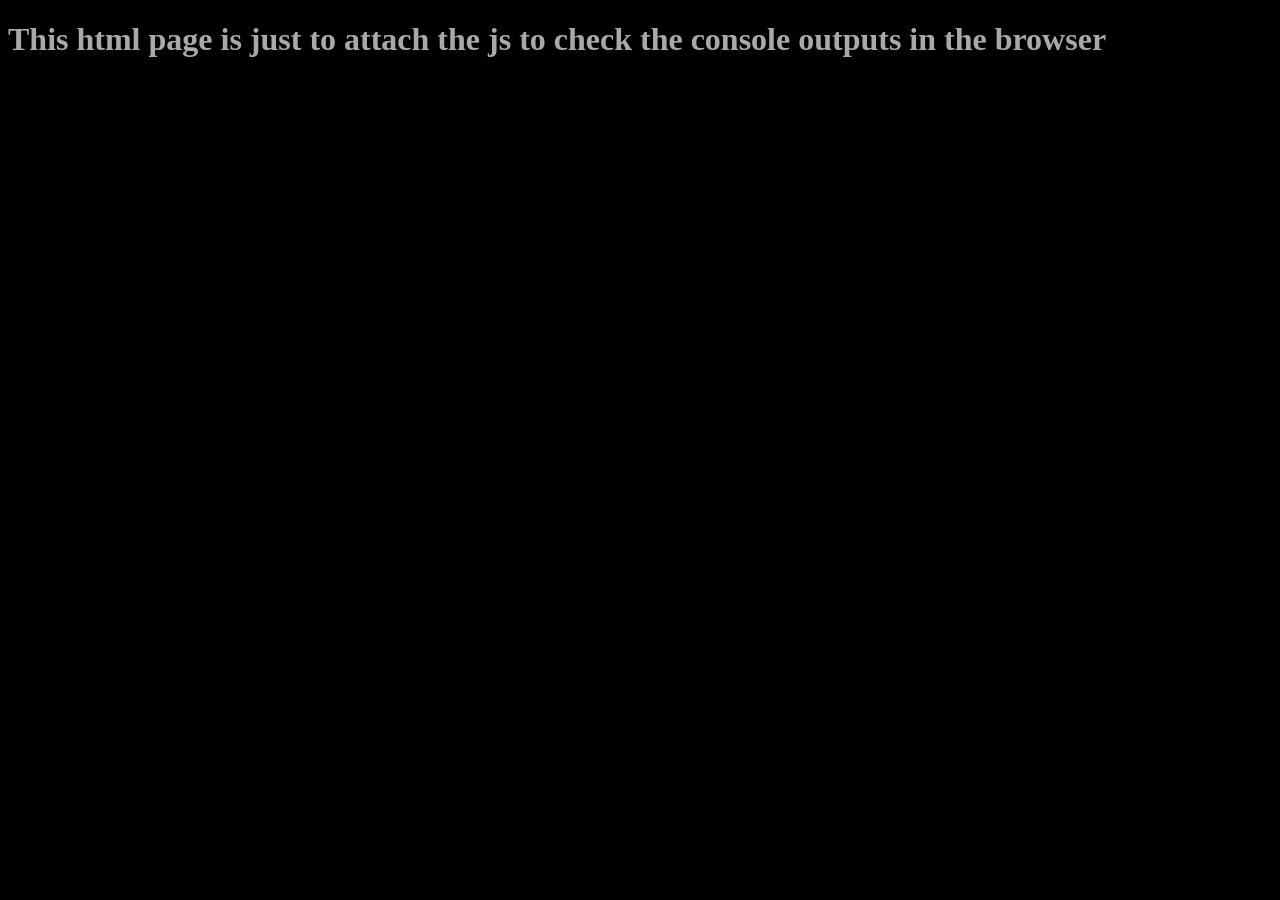
<file: Javascript/DailyPractice/Check/index.html>
<!DOCTYPE html>
<html lang="en" style="background-color: black; color: darkgray;">
<head>
    <meta charset="UTF-8">
    <meta name="viewport" content="width=device-width, initial-scale=1.0">
    <title>JS Console</title>
</head>
<body>
    <h1>This html page is just to attach the js to check the console outputs in the browser</h1>
    <script src="Day5.js"></script>
</body>
</html>
</file>
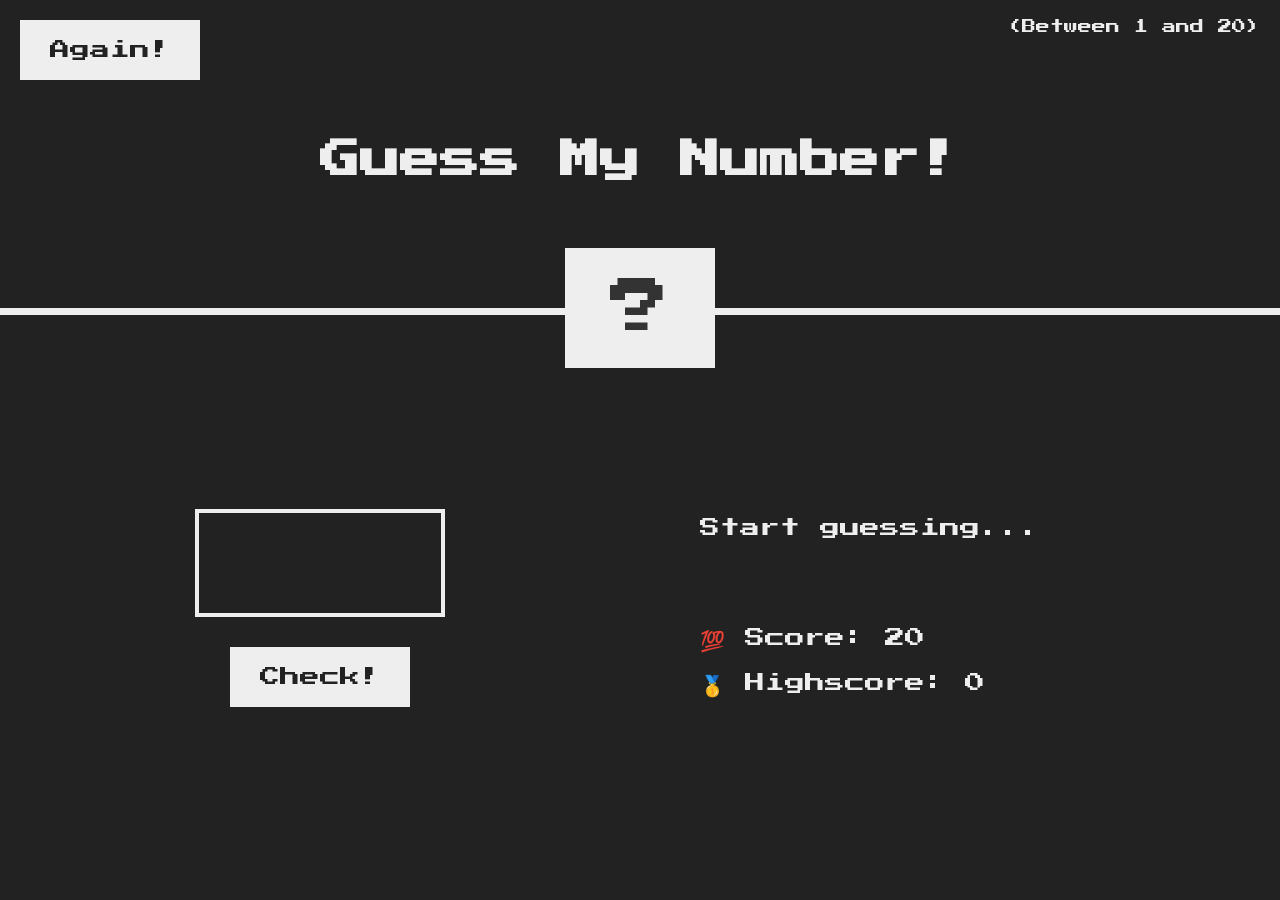
<file: Javascript/DailyPractice/day-6-GuessTheNumber/index.html>
<!DOCTYPE html>
<html lang="en">
  <head>
    <meta charset="UTF-8" />
    <meta name="viewport" content="width=device-width, initial-scale=1.0" />
    <meta http-equiv="X-UA-Compatible" content="ie=edge" />
    <link rel="stylesheet" href="style.css" />
    <title>Guess My Number!</title>
  </head>
  <body>
    <header>
      <h1>Guess My Number!</h1>
      <p class="between">(Between 1 and 20)</p>
      <button class="btn again">Again!</button>
      <div class="number">?</div>
    </header>
    <main>
      <section class="left">
        <input type="number" class="guess" />
        <button class="btn check">Check!</button>
      </section>
      <section class="right">
        <p class="message">Start guessing...</p>
        <p class="label-score">💯 Score: <span class="score">20</span></p>
        <p class="label-highscore">
          🥇 Highscore: <span class="highscore">0</span>
        </p>
      </section>
    </main>
    <script src="./script.js"></script>
  </body>
</html>
</file>
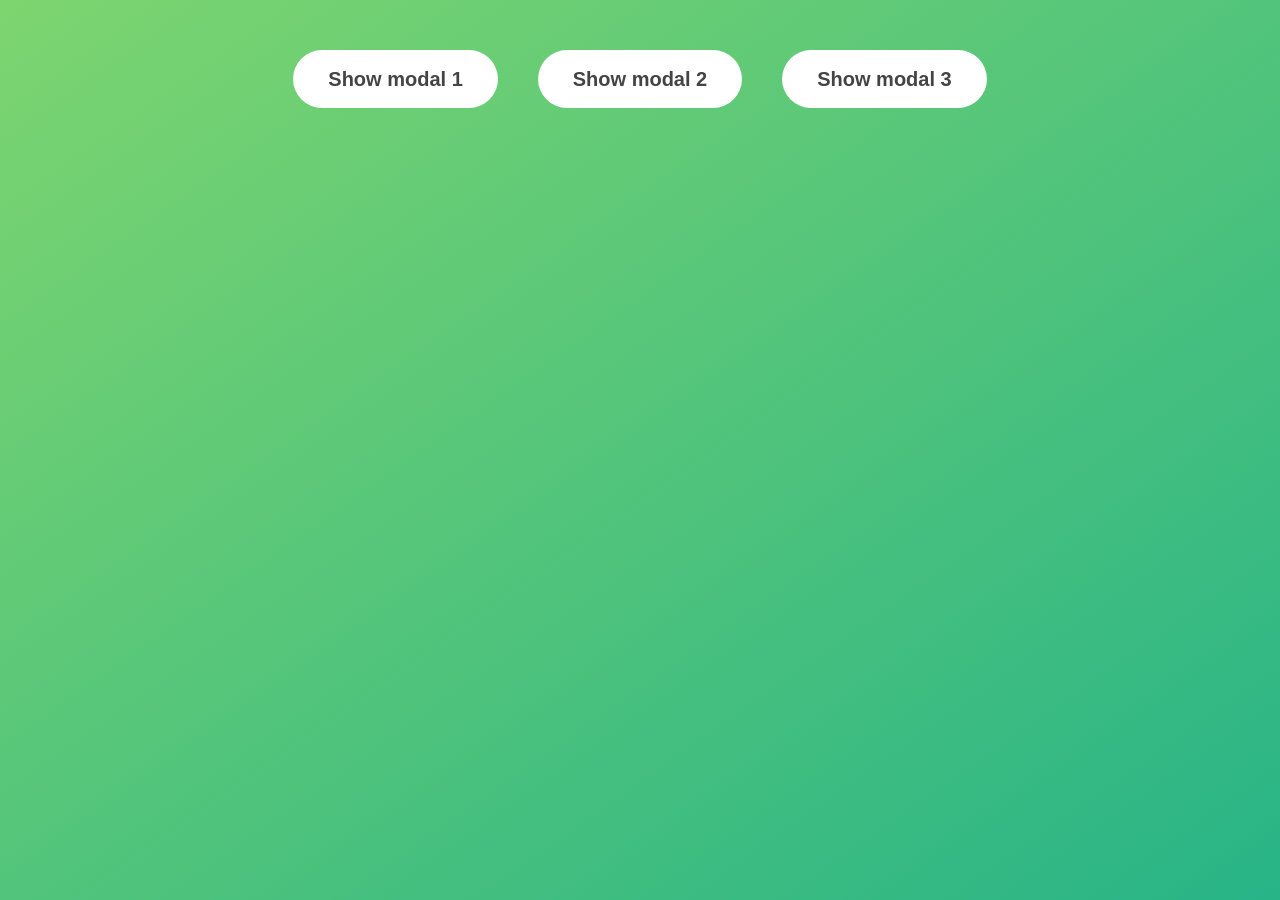
<file: Javascript/DailyPractice/day-7-modelCards/index.html>
<!doctype html>
<html lang="en">
  <head>
    <meta charset="UTF-8" />
    <meta name="viewport" content="width=device-width, initial-scale=1.0" />
    <meta http-equiv="X-UA-Compatible" content="ie=edge" />
    <link rel="stylesheet" href="style.css" />
    <title>Modal window</title>
  </head>
  <body>
    <button class="show-modal">Show modal 1</button>
    <button class="show-modal">Show modal 2</button>
    <button class="show-modal">Show modal 3</button>

    <div class="modal hidden">
      <button class="close-modal">&times;</button>
      <!-- <button class="close-modal">x</button> -->
      <h1>I'm a modal window!</h1>
      <p>
        Lorem ipsum dolor sit amet, consectetur adipisicing elit, sed do eiusmod
        tempor incididunt ut labore et dolore magna aliqua. Ut enim ad minim
        veniam, quis nostrud exercitation ullamco laboris nisi ut aliquip ex ea
        commodo consequat. Duis aute irure dolor in reprehenderit in voluptate
        velit esse cillum dolore eu fugiat nulla pariatur. Excepteur sint
        occaecat cupidatat non proident, sunt in culpa qui officia deserunt
        mollit anim id est laborum.
      </p>
    </div>
    <div class="overlay hidden"></div>

    <script src="script.js"></script>
  </body>
</html>
</file>
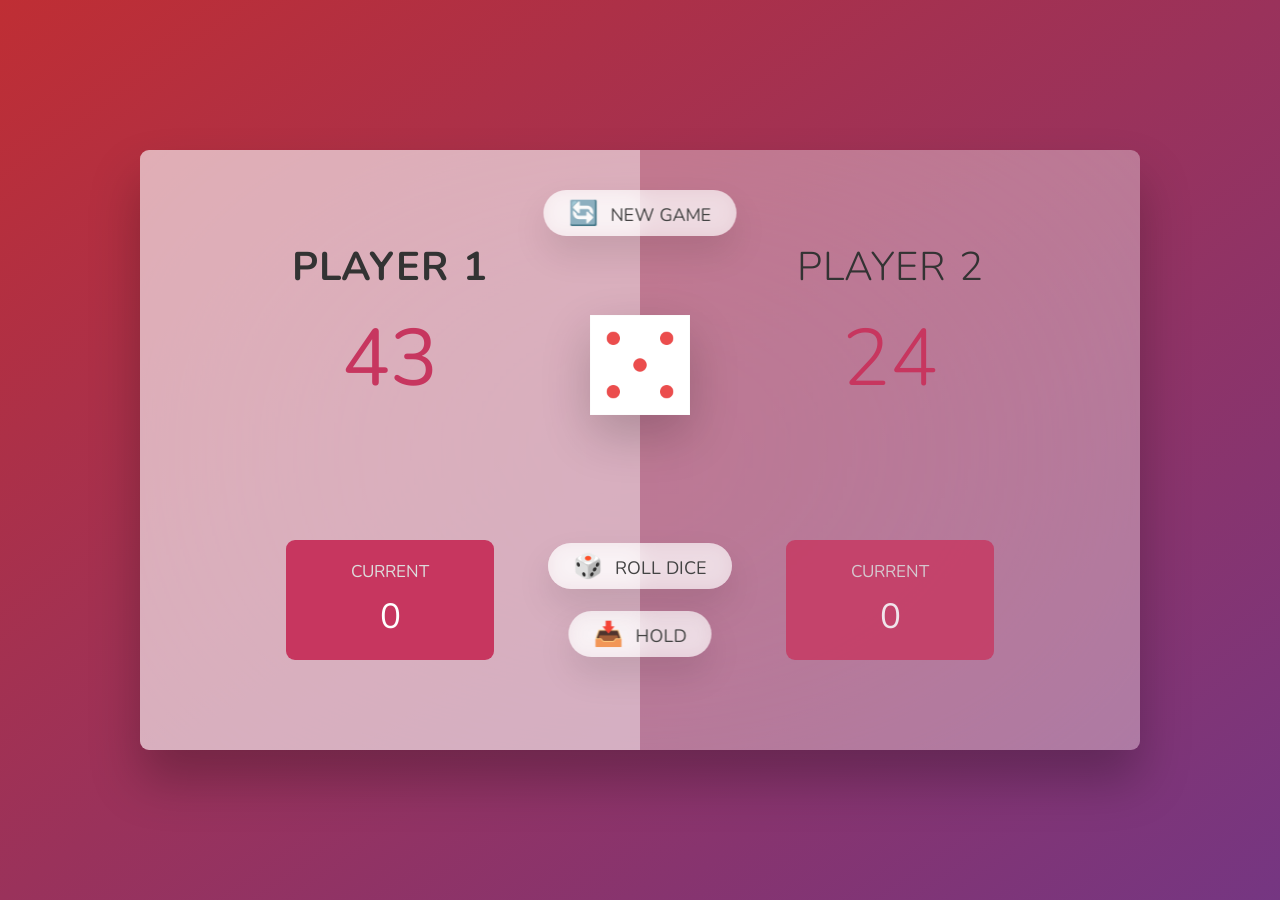
<file: Javascript/DailyPractice/day-8-PigGame-Dice/index.html>
<!doctype html>
<html lang="en">
  <head>
    <meta charset="UTF-8" />
    <meta name="viewport" content="width=device-width, initial-scale=1.0" />
    <meta http-equiv="X-UA-Compatible" content="ie=edge" />
    <link rel="stylesheet" href="style.css" />
    <title>Pig Game</title>
  </head>
  <body>
    <main>
      <section class="player player--0 player--active">
        <h2 class="name" id="name--0">Player 1</h2>
        <p class="score" id="score--0">43</p>
        <div class="current">
          <p class="current-label">Current</p>
          <p class="current-score" id="current--0">0</p>
        </div>
      </section>
      <section class="player player--1">
        <h2 class="name" id="name--1">Player 2</h2>
        <p class="score" id="score--1">24</p>
        <div class="current">
          <p class="current-label">Current</p>
          <p class="current-score" id="current--1">0</p>
        </div>
      </section>

      <img src="dice-5.png" alt="Playing dice" class="dice" />
      <button class="btn btn--new">🔄 New game</button>
      <button class="btn btn--roll">🎲 Roll dice</button>
      <button class="btn btn--hold">📥 Hold</button>
    </main>
    <script src="script.js"></script>
  </body>
</html>
</file>
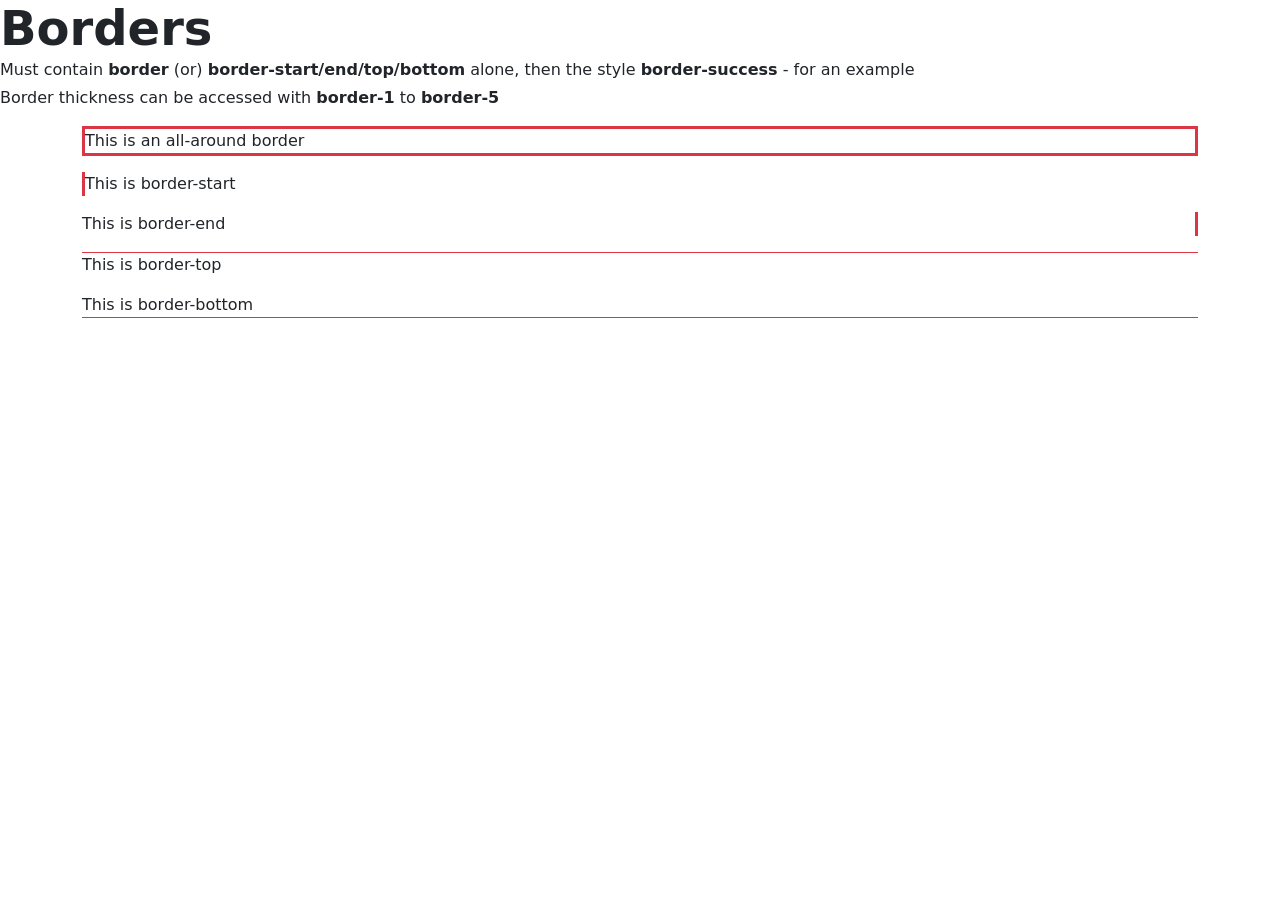
<file: Bootstrap/Borders.html>
<!DOCTYPE html>
<html lang="en">
<head>
    <meta charset="UTF-8">
    <meta name="viewport" content="width=device-width, initial-scale=1.0">
    <title>Borders</title>
    <link href="https://cdn.jsdelivr.net/npm/bootstrap@5.3.8/dist/css/bootstrap.min.css" rel="stylesheet" integrity="sha384-sRIl4kxILFvY47J16cr9ZwB07vP4J8+LH7qKQnuqkuIAvNWLzeN8tE5YBujZqJLB" crossorigin="anonymous">
</head>
<body>
    <span class="display-5 fw-bold">Borders</span>
    <p class="mb-1">Must contain <b>border</b> (or) <b>border-start/end/top/bottom</b> alone, then the style <b>border-success</b> - for an example</p>
    <p>Border thickness can be accessed with <b>border-1</b> to <b>border-5</b></p>
    <div class="container mt-2">
        <p class="border border-3 border-danger">This is an all-around border</p>
        <p class="border-start border-3 border-danger">This is border-start</p>
        <p class="border-end border-3 border-danger">This is border-end</p>
        <p class="border-top border-danger">This is border-top</p>
        <p class="border-bottom border-danger">This is border-bottom</p>
    </div>

<script src="https://cdn.jsdelivr.net/npm/bootstrap@5.3.8/dist/js/bootstrap.bundle.min.js" integrity="sha384-FKyoEForCGlyvwx9Hj09JcYn3nv7wiPVlz7YYwJrWVcXK/BmnVDxM+D2scQbITxI" crossorigin="anonymous"></script>
</body>
</html>
</file>
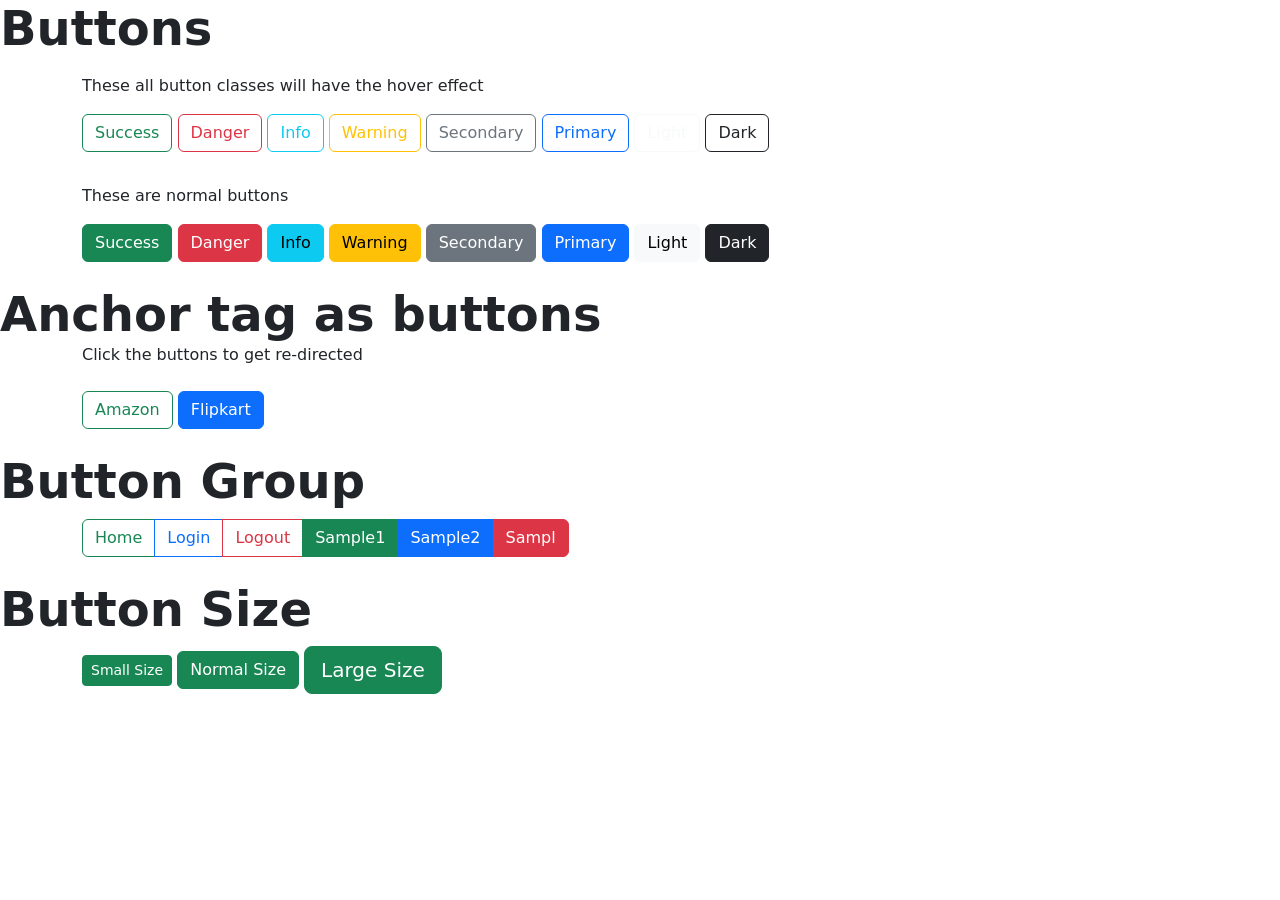
<file: Bootstrap/Buttons.html>
<!DOCTYPE html>
<html lang="en">
<head>
    <meta charset="UTF-8">
    <meta name="viewport" content="width=device-width, initial-scale=1.0">
    <title>Buttons</title>
    <link href="https://cdn.jsdelivr.net/npm/bootstrap@5.3.8/dist/css/bootstrap.min.css" rel="stylesheet" integrity="sha384-sRIl4kxILFvY47J16cr9ZwB07vP4J8+LH7qKQnuqkuIAvNWLzeN8tE5YBujZqJLB" crossorigin="anonymous">
</head>
<body>

    <!-- 'btn' class is mandatory for all buttons -->
    <span class="display-5 fw-bold">Buttons</span>
    <div class="container mt-2">
        <p class="mt-3">These all button classes will have the hover effect</p>
        <button class="btn btn-outline-success">Success</button>
        <button class="btn btn-outline-danger">Danger</button>
        <button class="btn btn-outline-info">Info</button>
        <button class="btn btn-outline-warning">Warning</button>
        <button class="btn btn-outline-secondary">Secondary</button>
        <button class="btn btn-outline-primary">Primary</button>
        <button class="btn btn-outline-light">Light</button> <!--Can be used in dark pages-->
        <button class="btn btn-outline-dark">Dark</button>
    </div>
    <br>
    <div class="container mt-2">
        <p>These are normal buttons</p>
        <button class="btn btn-success">Success</button>
        <button class="btn btn-danger">Danger</button>
        <button class="btn btn-info">Info</button>
        <button class="btn btn-warning">Warning</button>
        <button class="btn btn-secondary">Secondary</button>
        <button class="btn btn-primary">Primary</button>
        <button class="btn btn-light">Light</button> <!--Can be used in dark pages-->
        <button class="btn btn-dark">Dark</button>
    </div>

    <div class="display-5 fw-bold mt-4">Anchor tag as buttons</div>
    <div class="container">
        <p>Click the buttons to get re-directed</p>
        <a href="http://www.amazon.com" class="btn btn-outline-success mt-2">Amazon</a>
        <a href="http://www.flipkart.com" class="btn btn-primary mt-2">Flipkart</a>
    </div>

    <div class="display-5 fw-bold mt-4">Button Group</div>
    <div class="container mt-2">
        <div class="btn-group">
            <button class="btn btn-outline-success">Home</button>
            <button class="btn btn-outline-primary">Login</button>
            <button class="btn btn-outline-danger">Logout</button>
            <button class="btn btn-success">Sample1</button>
            <button class="btn btn-primary">Sample2</button>
            <button class="btn btn-danger">Sampl</button>
        </div>
    </div>

    <div class="display-5 fw-bold mt-4">Button Size</div>
    <div class="container mt-2 mb-2">
        <button class="btn btn-success btn-sm">Small Size</button>
        <button class="btn btn-success">Normal Size</button>
        <button class="btn btn-success btn-lg">Large Size</button>
    </div>

<script src="https://cdn.jsdelivr.net/npm/bootstrap@5.3.8/dist/js/bootstrap.bundle.min.js" integrity="sha384-FKyoEForCGlyvwx9Hj09JcYn3nv7wiPVlz7YYwJrWVcXK/BmnVDxM+D2scQbITxI" crossorigin="anonymous"></script>
</body>
</html>
</file>
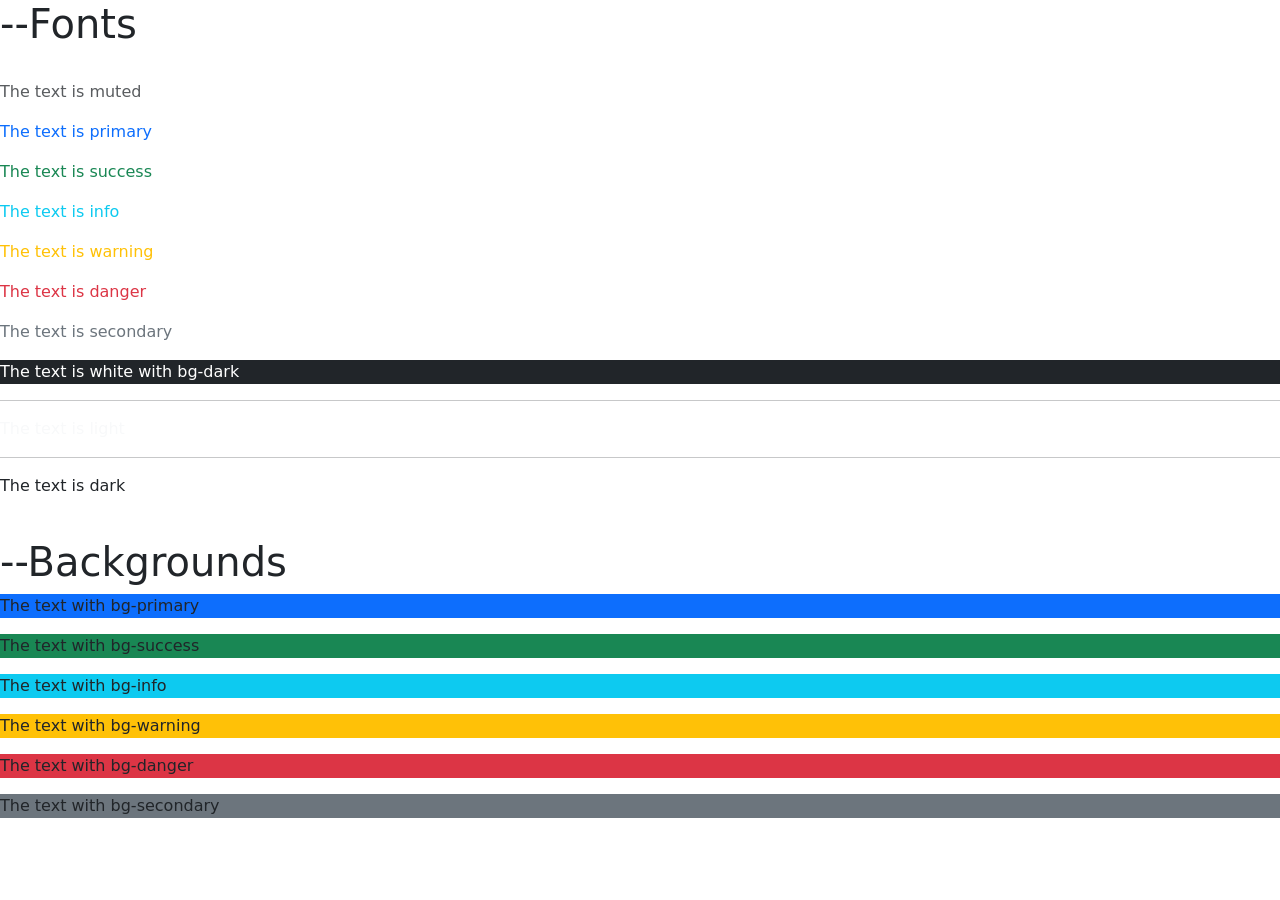
<file: Bootstrap/Colors.html>
<!DOCTYPE html>
<html lang="en">
<head>
    <meta charset="UTF-8">
    <meta name="viewport" content="width=device-width, initial-scale=1.0">
    <title>Text-BG-Colors</title>
    <link href="https://cdn.jsdelivr.net/npm/bootstrap@5.3.8/dist/css/bootstrap.min.css" rel="stylesheet" integrity="sha384-sRIl4kxILFvY47J16cr9ZwB07vP4J8+LH7qKQnuqkuIAvNWLzeN8tE5YBujZqJLB" crossorigin="anonymous">
</head>
<body>

    <h1>--Fonts</h1><br>
    <!--Font colors-->
    <p class="text-muted">The text is muted</p> <!--light black-->
    <p class="text-primary">The text is primary</p> 
    <p class="text-success">The text is success</p> 
    <p class="text-info">The text is info</p> 
    <p class="text-warning">The text is warning</p> 
    <p class="text-danger">The text is danger</p> 
    <p class="text-secondary">The text is secondary</p>
    <p class="text-white bg-dark">The text is white with bg-dark</p> 
    <hr>
    <p class="text-light">The text is light</p>
    <hr>
    <p class="text-dark">The text is dark</p>


    <br><h1>--Backgrounds</h1>
    <!--Background colors-->
    <p class="bg-primary">The text with bg-primary</p>
    <p class="bg-success">The text with bg-success</p>
    <p class="bg-info">The text with bg-info</p>
    <p class="bg-warning">The text with bg-warning</p>
    <p class="bg-danger">The text with bg-danger</p>
    <p class="bg-secondary">The text with bg-secondary</p>

    <script src="https://cdn.jsdelivr.net/npm/bootstrap@5.3.8/dist/js/bootstrap.bundle.min.js" integrity="sha384-FKyoEForCGlyvwx9Hj09JcYn3nv7wiPVlz7YYwJrWVcXK/BmnVDxM+D2scQbITxI" crossorigin="anonymous"></script>
</body>
</html>
</file>
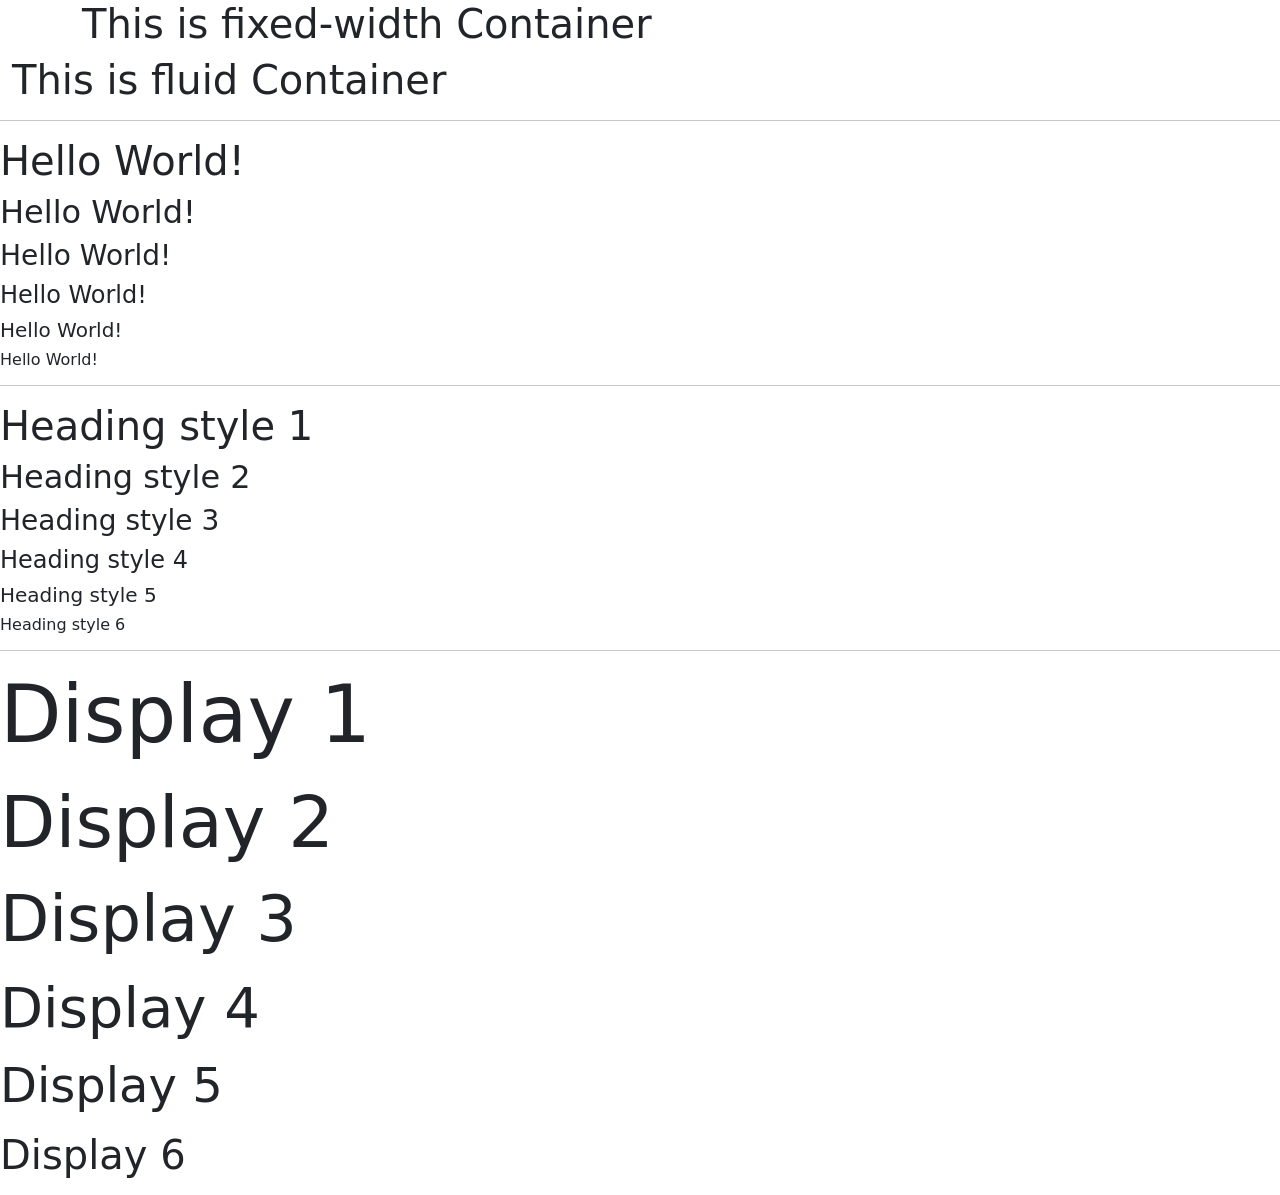
<file: Bootstrap/Headings.html>
<!DOCTYPE html>
<html lang="en">
  <head>
    <meta charset="UTF-8" />
    <meta name="viewport" content="width=device-width, initial-scale=1.0" />
    <title>Headings-Containers</title>
    <link href="https://cdn.jsdelivr.net/npm/bootstrap@5.3.8/dist/css/bootstrap.min.css" rel="stylesheet" integrity="sha384-sRIl4kxILFvY47J16cr9ZwB07vP4J8+LH7qKQnuqkuIAvNWLzeN8tE5YBujZqJLB" crossorigin="anonymous"/>
  </head>
  <body>

    <div class="container"> <!--This will make a jumping effect in size while changing the screen size-->
        <h1>This is fixed-width Container</h1>
    </div>

    <div class="container-fluid"> <!--This will gradually changes the size while changing the screen size-->
        <h1>This is fluid Container</h1>
    </div>

    <hr /> <!-- This is called as Horizontal Rule used to put a straigth line horizontally-->

    <!-- Heading from 1 - 6 -->
    <h1>Hello World!</h1>
    <h2>Hello World!</h2>
    <h3>Hello World!</h3>
    <h4>Hello World!</h4>
    <h5>Hello World!</h5>
    <h6>Hello World!</h6>

    <hr>    

    <!-- Heading class also from 1 - 6 -->
    <p class="h1">Heading style 1</p>
    <p class="h2">Heading style 2</p>
    <p class="h3">Heading style 3</p>
    <p class="h4">Heading style 4</p>
    <p class="h5">Heading style 5</p>
    <p class="h6">Heading style 6</p>

    <hr />

    <!-- Display class from 1 - 6 -->
    <p class="display-1">Display 1</p>
    <p class="display-2">Display 2</p>
    <p class="display-3">Display 3</p>
    <p class="display-4">Display 4 </p>
    <p class="display-5">Display 5</p>
    <p class="display-6">Display 6</p>

    <script src="https://cdn.jsdelivr.net/npm/bootstrap@5.3.8/dist/js/bootstrap.bundle.min.js" integrity="sha384-FKyoEForCGlyvwx9Hj09JcYn3nv7wiPVlz7YYwJrWVcXK/BmnVDxM+D2scQbITxI" crossorigin="anonymous"></script>
  </body>
</html>
</file>
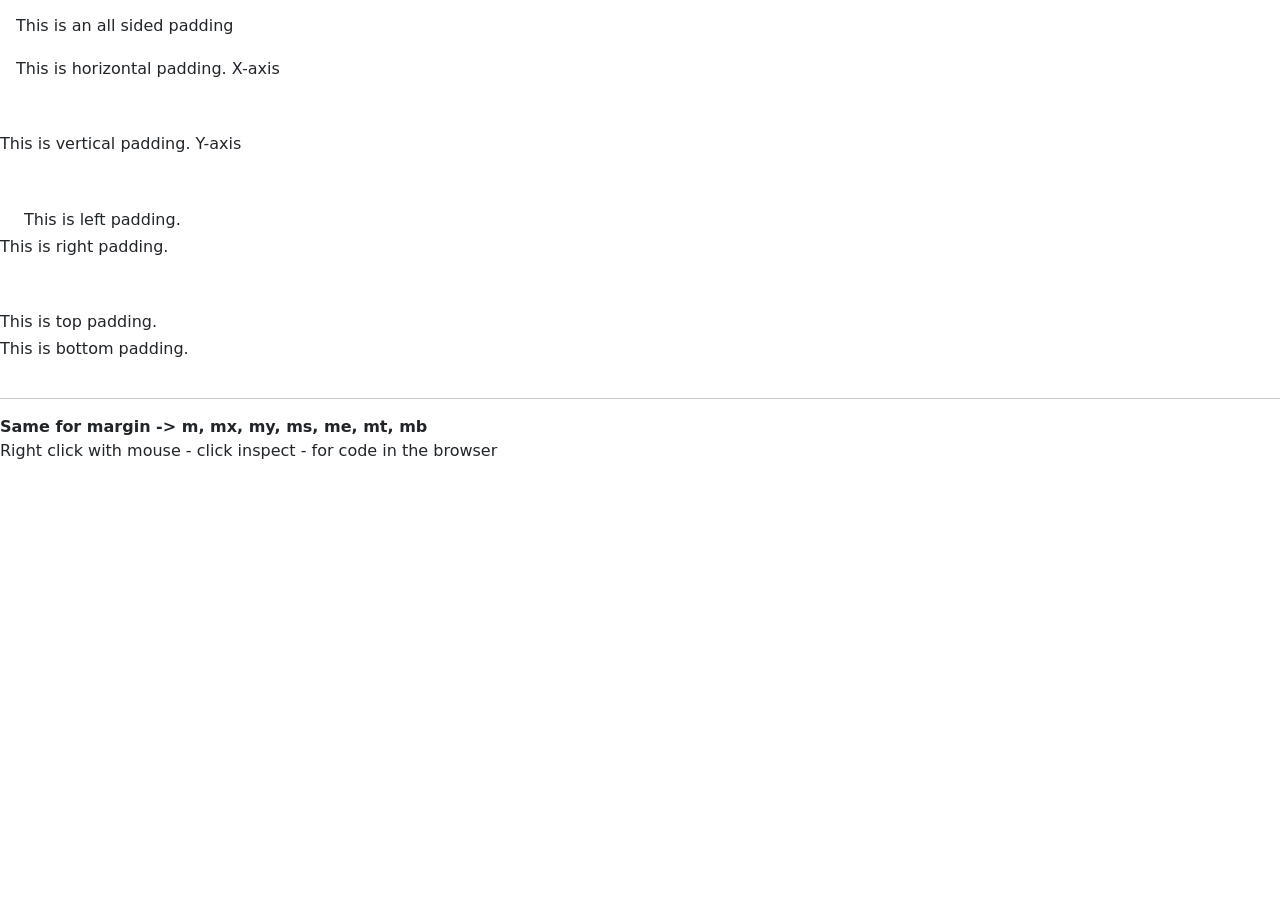
<file: Bootstrap/Padding&Margin.html>
<!DOCTYPE html>
<html lang="en">
<head>
    <meta charset="UTF-8">
    <meta name="viewport" content="width=device-width, initial-scale=1.0">
    <title>Padding</title>
     <link href="https://cdn.jsdelivr.net/npm/bootstrap@5.3.8/dist/css/bootstrap.min.css" rel="stylesheet" integrity="sha384-sRIl4kxILFvY47J16cr9ZwB07vP4J8+LH7qKQnuqkuIAvNWLzeN8tE5YBujZqJLB" crossorigin="anonymous">
</head>
<body>

    <!-- p-0 to p-5 -->
    <h6 class="p-3">This is an all sided padding</h6>
    <!-- px-0 to px-5 -->
    <h6 class="px-3">This is horizontal padding. X-axis</h6>
    <!-- py-0 to py-5-->
    <h6 class="py-5">This is vertical padding. Y-axis</h6>
    <!-- Left = Start; ps-0 to ps-5 -->
    <h6 class="ps-4">This is left padding.</h6>
     <!-- Right = End; pe-0 to pe-5 -->
    <h6 class="pe-4">This is right padding.</h6>
     <!-- Top => pt-0 to pt-5 -->
    <h6 class="pt-5">This is top padding.</h6>
     <!-- Down = Bottom; pb-0 to pb-5 -->
    <h6 class="pb-4">This is bottom padding.</h6>

    <hr>

    <p class="mb-0"><b>Same for margin -> m, mx, my, ms, me, mt, mb</b></p>
    <p>Right click with mouse - click inspect - for code in the browser</p>

    <!--
    >> p{side}-{size}
    p: Indicates padding.
    {side} (optional): Specifies the side(s) to apply padding.

    t: Top (padding-top)
    b: Bottom (padding-bottom)
    s: Start (left in LTR, right in RTL - padding-left or padding-right)
    e: End (right in LTR, left in RTL - padding-right or padding-left)
    x: Horizontal (left and right - padding-left and padding-right)
    y: Vertical (top and bottom - padding-top and padding-bottom)
    (blank): All sides (padding)

    {size}: Represents the padding amount, ranging from 0 to 5.
    0: Sets padding to 0.
    1: Sets padding to 0.25rem.
    2: Sets padding to 0.5rem.
    3: Sets padding to 1rem.
    4: Sets padding to 1.5rem.
    5: Sets padding to 3rem.

    Examples:
    p-3: Applies 1rem padding to all four sides of an element.
    pt-2: Applies 0.5rem padding to the top of an element.
    pb-4: Applies 1.5rem padding to the bottom of an element.
    ps-1: Applies 0.25rem padding to the start (left in LTR) of an element.
    pe-5: Applies 3rem padding to the end (right in LTR) of an element.
    px-0: Removes horizontal padding (left and right) from an element.
    py-3: Applies 1rem padding to the top and bottom of an element.
    -->

</body>
</html>
</file>
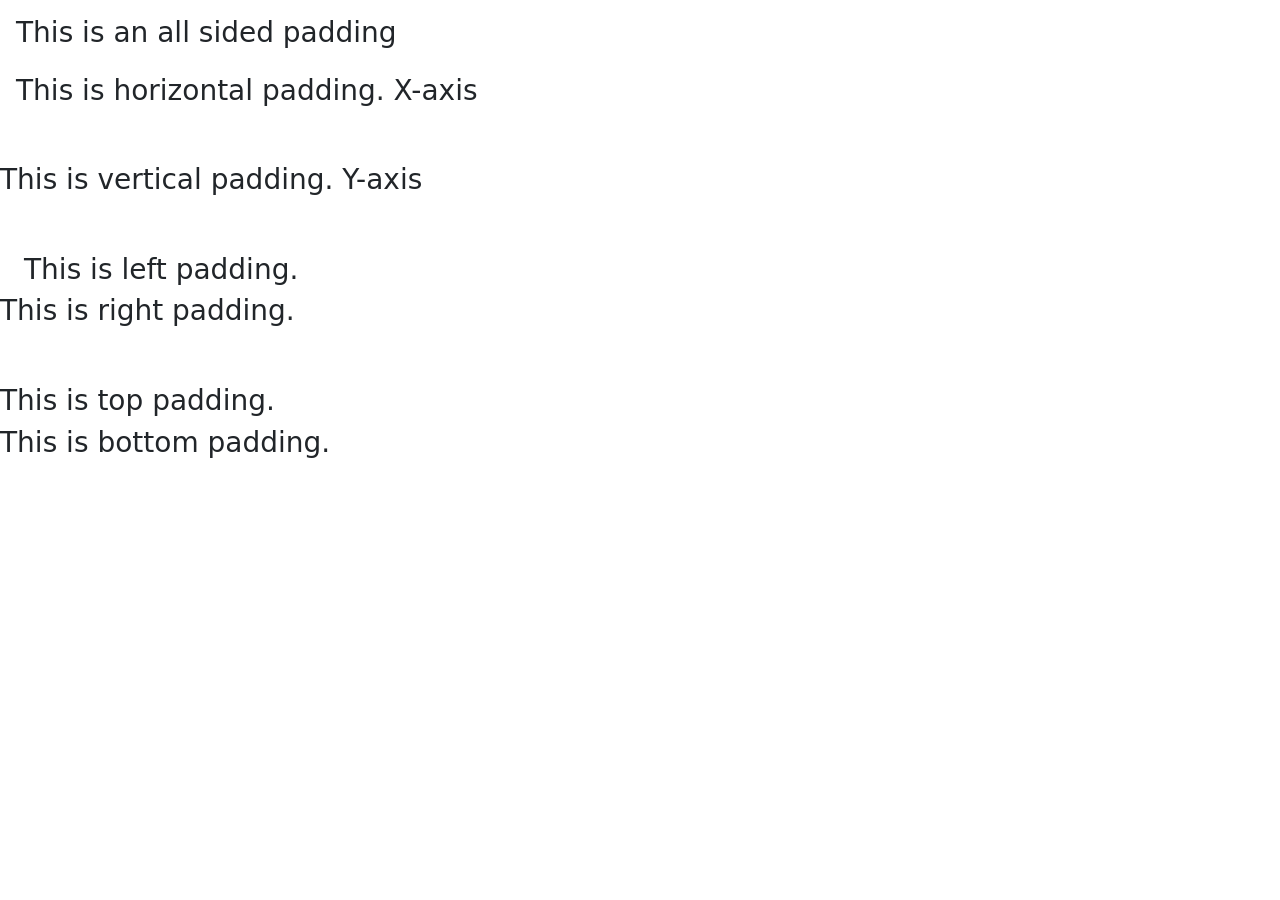
<file: Bootstrap/Padding.html>
<!DOCTYPE html>
<html lang="en">
<head>
    <meta charset="UTF-8">
    <meta name="viewport" content="width=device-width, initial-scale=1.0">
    <title>Padding</title>
     <link href="https://cdn.jsdelivr.net/npm/bootstrap@5.3.8/dist/css/bootstrap.min.css" rel="stylesheet" integrity="sha384-sRIl4kxILFvY47J16cr9ZwB07vP4J8+LH7qKQnuqkuIAvNWLzeN8tE5YBujZqJLB" crossorigin="anonymous">
</head>
<body>

    <!-- p-0 to p-5 -->
    <h3 class="p-3">This is an all sided padding</h3>
    <!-- px-0 to px-5 -->
    <h3 class="px-3">This is horizontal padding. X-axis</h3>
    <!-- py-0 to py-5-->
    <h3 class="py-5">This is vertical padding. Y-axis</h3>
    <!-- Left = Start; ps-0 to ps-5 -->
     <h3 class="ps-4">This is left padding.</h3>
     <!-- Right = End; pe-0 to pe-5 -->
    <h3 class="pe-4">This is right padding.</h3>
     <!-- Top => pt-0 to pt-5 -->
    <h3 class="pt-5">This is top padding.</h3>
     <!-- Down = Bottom; pb-0 to pb-5 -->
    <h3 class="pb-4">This is bottom padding.</h3>

    <!-- Same for margin -> m, mx, my, ms, me, mt, mb -->


    <!--
    >> p{side}-{size}
    p: Indicates padding.
    {side} (optional): Specifies the side(s) to apply padding.

    t: Top (padding-top)
    b: Bottom (padding-bottom)
    s: Start (left in LTR, right in RTL - padding-left or padding-right)
    e: End (right in LTR, left in RTL - padding-right or padding-left)
    x: Horizontal (left and right - padding-left and padding-right)
    y: Vertical (top and bottom - padding-top and padding-bottom)
    (blank): All sides (padding)

    {size}: Represents the padding amount, ranging from 0 to 5.
    0: Sets padding to 0.
    1: Sets padding to 0.25rem.
    2: Sets padding to 0.5rem.
    3: Sets padding to 1rem.
    4: Sets padding to 1.5rem.
    5: Sets padding to 3rem.

    Examples:
    p-3: Applies 1rem padding to all four sides of an element.
    pt-2: Applies 0.5rem padding to the top of an element.
    pb-4: Applies 1.5rem padding to the bottom of an element.
    ps-1: Applies 0.25rem padding to the start (left in LTR) of an element.
    pe-5: Applies 3rem padding to the end (right in LTR) of an element.
    px-0: Removes horizontal padding (left and right) from an element.
    py-3: Applies 1rem padding to the top and bottom of an element.
    -->

</body>
</html>
</file>
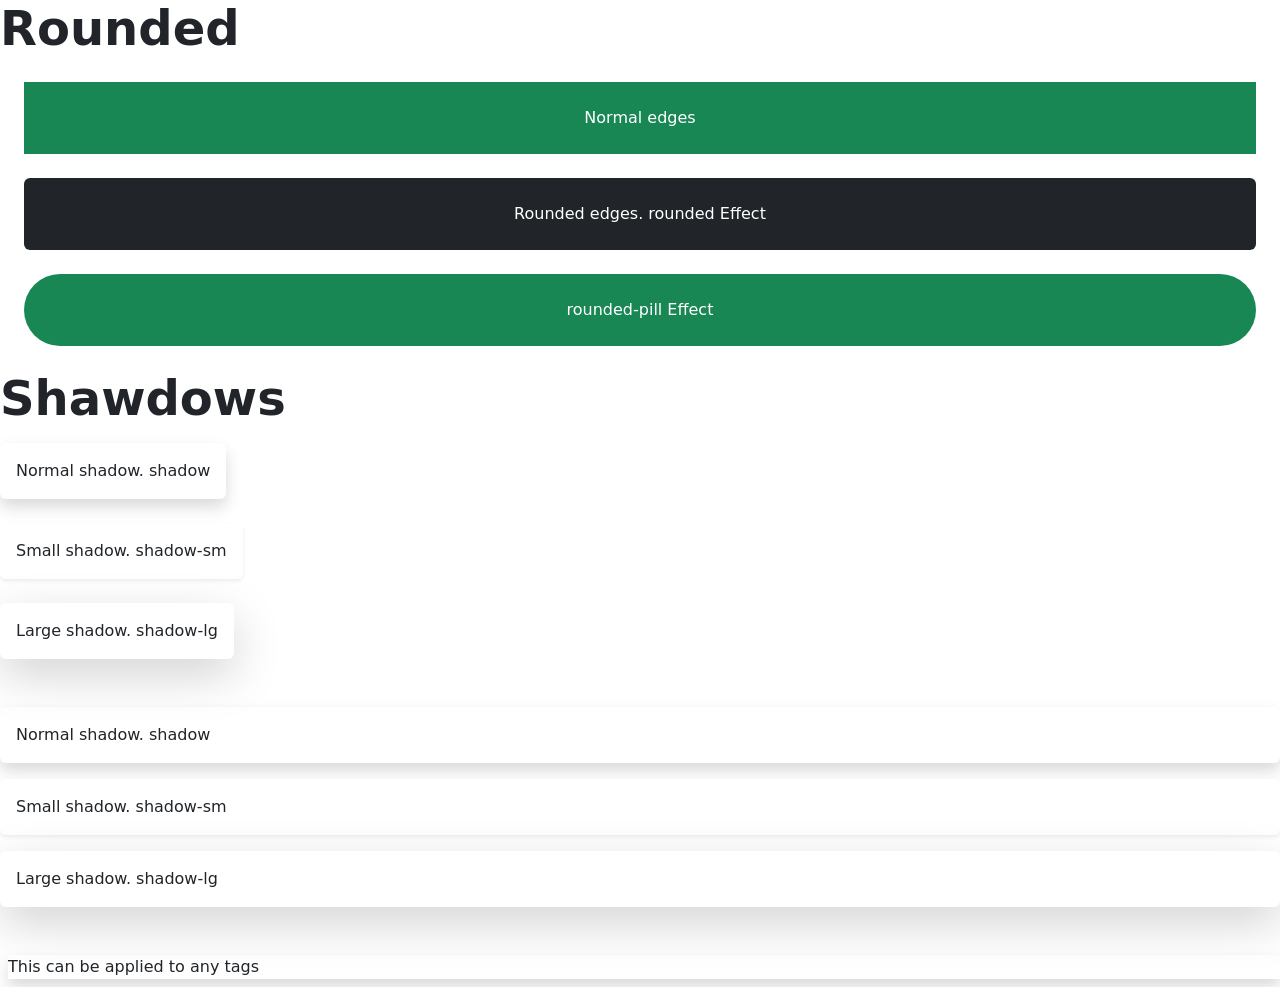
<file: Bootstrap/Rounded&Shadow.html>
<!DOCTYPE html>
<html lang="en">
<head>
    <meta charset="UTF-8">
    <meta name="viewport" content="width=device-width, initial-scale=1.0">
    <title>Rounded and Shadow</title>
    <link href="https://cdn.jsdelivr.net/npm/bootstrap@5.3.8/dist/css/bootstrap.min.css" rel="stylesheet" integrity="sha384-sRIl4kxILFvY47J16cr9ZwB07vP4J8+LH7qKQnuqkuIAvNWLzeN8tE5YBujZqJLB" crossorigin="anonymous">
</head>
<body>
    <p class="display-5 fw-bold">Rounded</p>
    <div class="bg-success text-white p-4 m-4 text-center">Normal edges</div>
    <div class="rounded bg-dark text-white p-4 m-4 text-center">Rounded edges. rounded Effect</div>
    <div class="rounded-pill bg-success text-white p-4 m-4 text-center">rounded-pill Effect</div>

    <p class="display-5 fw-bold">Shawdows</p>
    <span class="shadow p-3 bg-white d-inline-block text-dark rounded">Normal shadow. shadow</span> <br><br>
    <span class="shadow-sm p-3 bg-white d-inline-block text-dark rounded">Small shadow. shadow-sm</span> <br><br>
    <span class="shadow-lg p-3 bg-white d-inline-block text-dark rounded">Large shadow. shadow-lg</span>

    <div class="shadow p-3 mt-5 mb-3 bg-white text-dark rounded">Normal shadow. shadow</div>
    <div class="shadow-sm p-3 mb-3 bg-white text-dark rounded">Small shadow. shadow-sm</div>
    <div class="shadow-lg p-3 mb-3 bg-white text-dark rounded">Large shadow. shadow-lg</div>

    <p class="mt-5 mb-2 ms-2 shadow">This can be applied to any tags</p>
</body>
</html>
</file>
<file: Javascript/DailyPractice/day-6-GuessTheNumber/style.css>
@import url('https://fonts.googleapis.com/css?family=Press+Start+2P&display=swap');

* {
  margin: 0;
  padding: 0;
  box-sizing: inherit;
}

html {
  font-size: 62.5%;
  box-sizing: border-box;
}

body {
  font-family: 'Press Start 2P', sans-serif;
  color: #eee;
  background-color: #222;
  /* background-color: #60b347; */
}

/* LAYOUT */
header {
  position: relative;
  height: 35vh;
  border-bottom: 7px solid #eee;
}

main {
  height: 65vh;
  color: #eee;
  display: flex;
  align-items: center;
  justify-content: space-around;
}

.left {
  width: 52rem;
  display: flex;
  flex-direction: column;
  align-items: center;
}

.right {
  width: 52rem;
  font-size: 2rem;
}

/* ELEMENTS STYLE */
h1 {
  font-size: 4rem;
  text-align: center;
  position: absolute;
  width: 100%;
  top: 52%;
  left: 50%;
  transform: translate(-50%, -50%);
}

.number {
  background: #eee;
  color: #333;
  font-size: 6rem;
  width: 15rem;
  padding: 3rem 0rem;
  text-align: center;
  position: absolute;
  bottom: 0;
  left: 50%;
  transform: translate(-50%, 50%);
}

.between {
  font-size: 1.4rem;
  position: absolute;
  top: 2rem;
  right: 2rem;
}

.again {
  position: absolute;
  top: 2rem;
  left: 2rem;
}

.guess {
  background: none;
  border: 4px solid #eee;
  font-family: inherit;
  color: inherit;
  font-size: 5rem;
  padding: 2.5rem;
  width: 25rem;
  text-align: center;
  display: block;
  margin-bottom: 3rem;
}

.btn {
  border: none;
  background-color: #eee;
  color: #222;
  font-size: 2rem;
  font-family: inherit;
  padding: 2rem 3rem;
  cursor: pointer;
}

.btn:hover {
  background-color: #ccc;
}

.message {
  margin-bottom: 8rem;
  height: 3rem;
}

.label-score {
  margin-bottom: 2rem;
}
</file>
<file: Javascript/DailyPractice/day-7-modelCards/style.css>
* {
  margin: 0;
  padding: 0;
  box-sizing: inherit;
}

html {
  font-size: 62.5%;
  box-sizing: border-box;
}

body {
  font-family: sans-serif;
  color: #333;
  line-height: 1.5;
  height: 100vh;
  position: relative;
  display: flex;
  align-items: flex-start;
  justify-content: center;
  background: linear-gradient(to top left, #28b487, #7dd56f);
}

.show-modal {
  font-size: 2rem;
  font-weight: 600;
  padding: 1.75rem 3.5rem;
  margin: 5rem 2rem;
  border: none;
  background-color: #fff;
  color: #444;
  border-radius: 10rem;
  cursor: pointer;
}

.close-modal {
  position: absolute;
  top: 1.2rem;
  right: 2rem;
  font-size: 5rem;
  color: #333;
  cursor: pointer;
  border: none;
  background: none;
}

h1 {
  font-size: 2.5rem;
  margin-bottom: 2rem;
}

p {
  font-size: 1.8rem;
}

/* -------------------------- */
/* CLASSES TO MAKE MODAL WORK */
.hidden {
  display: none;
}

.modal {
  position: absolute;
  top: 50%;
  left: 50%;
  transform: translate(-50%, -50%);
  width: 70%;

  background-color: white;
  padding: 6rem;
  border-radius: 5px;
  box-shadow: 0 3rem 5rem rgba(0, 0, 0, 0.3);
  z-index: 10;
}

.overlay {
  position: absolute;
  top: 0;
  left: 0;
  width: 100%;
  height: 100%;
  background-color: rgba(0, 0, 0, 0.6);
  backdrop-filter: blur(3px);
  z-index: 5;
}
</file>
<file: Javascript/DailyPractice/day-8-PigGame-Dice/style.css>
@import url("https://fonts.googleapis.com/css2?family=Nunito&display=swap");

* {
  margin: 0;
  padding: 0;
  box-sizing: inherit;
}

html {
  font-size: 62.5%;
  box-sizing: border-box;
}

body {
  font-family: "Nunito", sans-serif;
  font-weight: 400;
  height: 100vh;
  color: #333;
  background-image: linear-gradient(to top left, #753682 0%, #bf2e34 100%);
  display: flex;
  align-items: center;
  justify-content: center;
}

/* LAYOUT */
main {
  position: relative;
  width: 100rem;
  height: 60rem;
  background-color: rgba(255, 255, 255, 0.35);
  backdrop-filter: blur(200px);
  filter: blur();
  box-shadow: 0 3rem 5rem rgba(0, 0, 0, 0.25);
  border-radius: 9px;
  overflow: hidden;
  display: flex;
}

.player {
  flex: 50%;
  padding: 9rem;
  display: flex;
  flex-direction: column;
  align-items: center;
  transition: all 0.75s;
}

/* ELEMENTS */
.name {
  position: relative;
  font-size: 4rem;
  text-transform: uppercase;
  letter-spacing: 1px;
  word-spacing: 2px;
  font-weight: 300;
  margin-bottom: 1rem;
}

.score {
  font-size: 8rem;
  font-weight: 300;
  color: #c7365f;
  margin-bottom: auto;
}

.player--active {
  background-color: rgba(255, 255, 255, 0.4);
}
.player--active .name {
  font-weight: 700;
}
.player--active .score {
  font-weight: 400;
}

.player--active .current {
  opacity: 1;
}

.current {
  background-color: #c7365f;
  opacity: 0.8;
  border-radius: 9px;
  color: #fff;
  width: 65%;
  padding: 2rem;
  text-align: center;
  transition: all 0.75s;
}

.current-label {
  text-transform: uppercase;
  margin-bottom: 1rem;
  font-size: 1.7rem;
  color: #ddd;
}

.current-score {
  font-size: 3.5rem;
}

/* ABSOLUTE POSITIONED ELEMENTS */
.btn {
  position: absolute;
  left: 50%;
  transform: translateX(-50%);
  color: #444;
  background: none;
  border: none;
  font-family: inherit;
  font-size: 1.8rem;
  text-transform: uppercase;
  cursor: pointer;
  font-weight: 400;
  transition: all 0.2s;

  background-color: white;
  background-color: rgba(255, 255, 255, 0.6);
  backdrop-filter: blur(10px);

  padding: 0.7rem 2.5rem;
  border-radius: 50rem;
  box-shadow: 0 1.75rem 3.5rem rgba(0, 0, 0, 0.1);
}

.btn::first-letter {
  font-size: 2.4rem;
  display: inline-block;
  margin-right: 0.7rem;
}

.btn--new {
  top: 4rem;
}
.btn--roll {
  top: 39.3rem;
}
.btn--hold {
  top: 46.1rem;
}

.btn:active {
  transform: translate(-50%, 3px);
  box-shadow: 0 1rem 2rem rgba(0, 0, 0, 0.15);
}

.btn:focus {
  outline: none;
}

.dice {
  position: absolute;
  left: 50%;
  top: 16.5rem;
  transform: translateX(-50%);
  height: 10rem;
  box-shadow: 0 2rem 5rem rgba(0, 0, 0, 0.2);
}

.player--winner {
  background-color: #2f2f2f;
}

.player--winner .name {
  font-weight: 700;
  color: #c7365f;
}
</file>
